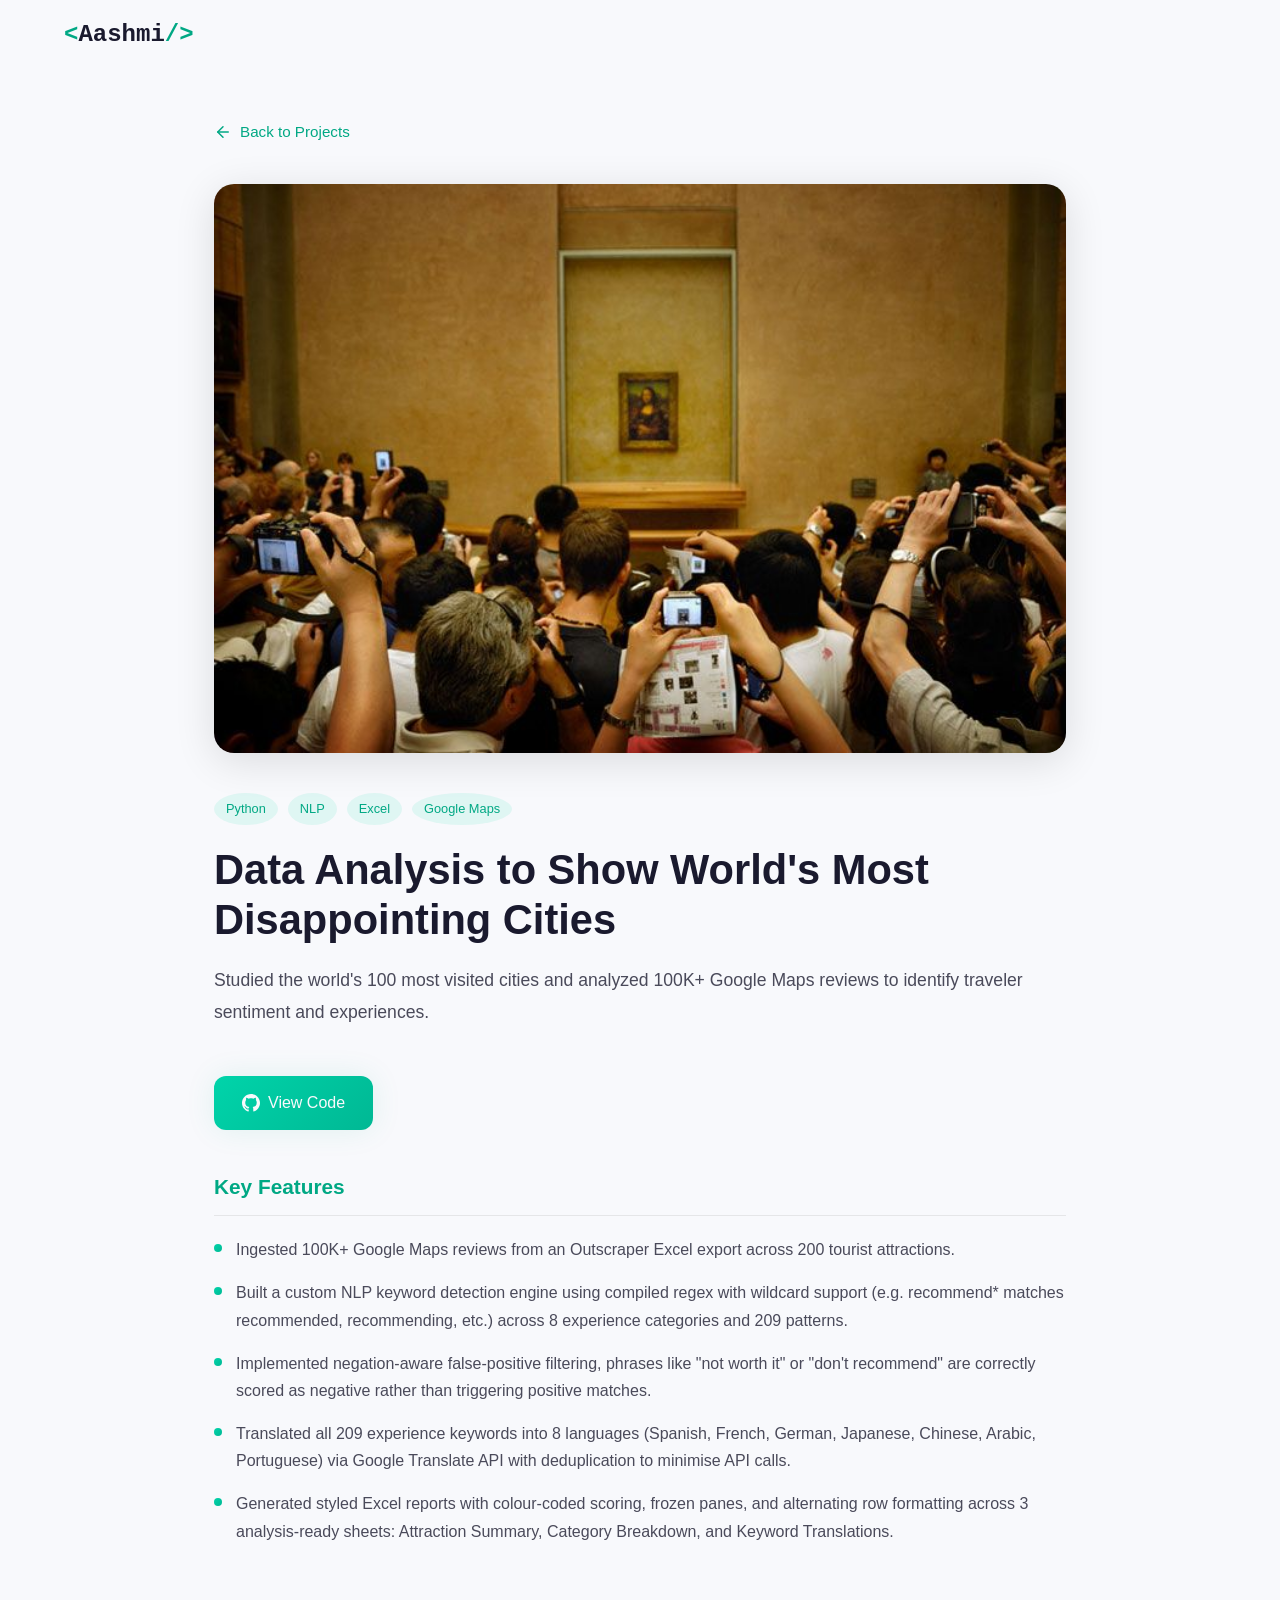
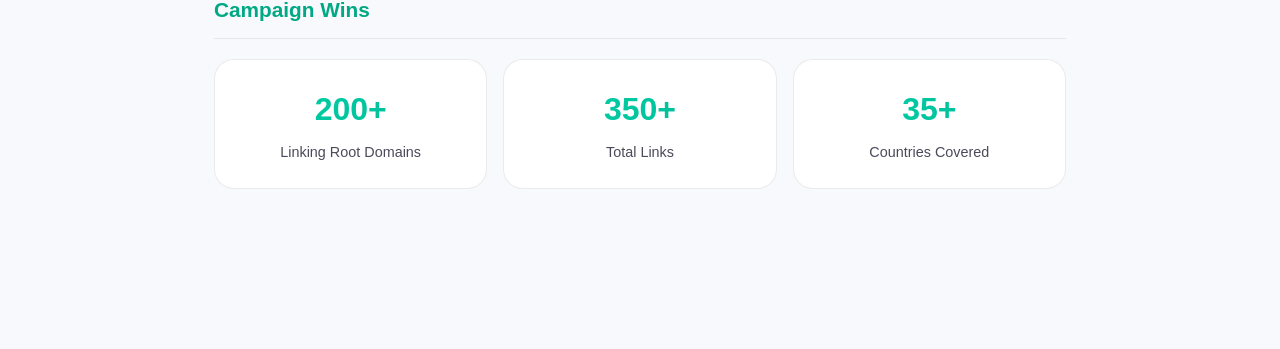
<file: projects/analysis.html>
<!DOCTYPE html>
<html lang="en">
<head>
    <meta charset="UTF-8">
    <meta name="viewport" content="width=device-width, initial-scale=1.0">
    <title>Data Analysis to Show World's Most Disappointing Cities | Aashmi</title>
    <link rel="stylesheet" href="../css/styles.css">
    <style>
        .project-page {
            max-width: 900px;
            margin: 0 auto;
            padding: 120px 24px 80px;
        }

        .back-link {
            display: inline-flex;
            align-items: center;
            gap: 8px;
            color: var(--accent-primary);
            text-decoration: none;
            font-size: 0.95rem;
            margin-bottom: 40px;
            transition: gap 0.2s ease;
        }

        .back-link:hover {
            gap: 12px;
        }

        .project-header {
            margin-bottom: 48px;
        }

        .project-header .project-tags {
            display: flex;
            flex-wrap: wrap;
            gap: 10px;
            margin-bottom: 20px;
        }

        .project-header h1 {
            font-size: clamp(1.8rem, 4vw, 2.6rem);
            font-weight: 700;
            line-height: 1.2;
            margin-bottom: 20px;
        }

        .project-header .overview {
            font-size: 1.1rem;
            color: var(--text-secondary);
            line-height: 1.8;
        }

        .project-section {
            margin-bottom: 48px;
        }

        .project-section h2 {
            font-size: 1.3rem;
            font-weight: 600;
            margin-bottom: 20px;
            padding-bottom: 12px;
            border-bottom: 1px solid var(--border-color);
            color: var(--accent-primary);
        }

        .features-list {
            list-style: none;
            padding: 0;
            display: flex;
            flex-direction: column;
            gap: 16px;
        }

        .features-list li {
            display: flex;
            gap: 14px;
            align-items: flex-start;
            color: var(--text-secondary);
            line-height: 1.7;
        }

        .features-list li::before {
            content: '';
            width: 8px;
            height: 8px;
            min-width: 8px;
            border-radius: 50%;
            background: var(--accent-gradient);
            margin-top: 8px;
        }
    </style>
</head>
<body>
    <nav class="navbar" id="navbar">
        <div class="nav-container">
            <a href="../index.html" class="nav-logo">
                <span class="logo-bracket">&lt;</span>Aashmi<span class="logo-bracket">/&gt;</span>
            </a>
        </div>
    </nav>

    <div class="project-page">
        <a href="../index.html#projects" class="back-link">
            <svg xmlns="http://www.w3.org/2000/svg" width="18" height="18" viewBox="0 0 24 24" fill="none" stroke="currentColor" stroke-width="2" stroke-linecap="round" stroke-linejoin="round">
                <line x1="19" y1="12" x2="5" y2="12"></line>
                <polyline points="12 19 5 12 12 5"></polyline>
            </svg>
            Back to Projects
        </a>

        <img src="../assets/images/analysis.jpg" alt="Data Analysis to Show World's Most Disappointing Cities" style="width:100%; border-radius: var(--radius-lg); margin-bottom: 40px; box-shadow: var(--shadow-lg);">

        <div class="project-header">
            <div class="project-tags">
                <span class="tag">Python</span>
                <span class="tag">NLP</span>
                <span class="tag">Excel</span>
                <span class="tag">Google Maps</span>
            </div>
            <h1>Data Analysis to Show World's Most Disappointing Cities</h1>
            <p class="overview">
                Studied the world's 100 most visited cities and analyzed 100K+ Google Maps reviews to identify traveler sentiment and experiences.
            </p>
        </div>

        <div style="display: flex; gap: 16px; flex-wrap: wrap; margin-top: 8px; margin-bottom: 40px;">
            <a href="https://github.com/aashmiiiiiii/Data-Analysis-of-Show-World-s-Most-Underwhelming-Cities" target="_blank" rel="noopener noreferrer" class="btn btn-primary" style="display:inline-flex; align-items:center; gap:8px;">
                <svg xmlns="http://www.w3.org/2000/svg" width="18" height="18" viewBox="0 0 24 24" fill="currentColor">
                    <path d="M12 0c-6.626 0-12 5.373-12 12 0 5.302 3.438 9.8 8.207 11.387.599.111.793-.261.793-.577v-2.234c-3.338.726-4.033-1.416-4.033-1.416-.546-1.387-1.333-1.756-1.333-1.756-1.089-.745.083-.729.083-.729 1.205.084 1.839 1.237 1.839 1.237 1.07 1.834 2.807 1.304 3.492.997.107-.775.418-1.305.762-1.604-2.665-.305-5.467-1.334-5.467-5.931 0-1.311.469-2.381 1.236-3.221-.124-.303-.535-1.524.117-3.176 0 0 1.008-.322 3.301 1.23.957-.266 1.983-.399 3.003-.404 1.02.005 2.047.138 3.006.404 2.291-1.552 3.297-1.23 3.297-1.23.653 1.653.242 2.874.118 3.176.77.84 1.235 1.911 1.235 3.221 0 4.609-2.807 5.624-5.479 5.921.43.372.823 1.102.823 2.222v3.293c0 .319.192.694.801.576 4.765-1.589 8.199-6.086 8.199-11.386 0-6.627-5.373-12-12-12z"/>
                </svg>
                View Code
            </a>
        </div>

        <div class="project-section">
            <h2>Key Features</h2>
            <ul class="features-list">
                <li>Ingested 100K+ Google Maps reviews from an Outscraper Excel export across 200 tourist attractions.</li>
                <li>Built a custom NLP keyword detection engine using compiled regex with wildcard support (e.g. recommend* matches recommended, recommending, etc.) across 8 experience categories and 209 patterns.</li>
                <li>Implemented negation-aware false-positive filtering, phrases like "not worth it" or "don't recommend" are correctly scored as negative rather than triggering positive matches.</li>
                <li>Translated all 209 experience keywords into 8 languages (Spanish, French, German, Japanese, Chinese, Arabic, Portuguese) via Google Translate API with deduplication to minimise API calls.</li>
                <li>Generated styled Excel reports with colour-coded scoring, frozen panes, and alternating row formatting across 3 analysis-ready sheets: Attraction Summary, Category Breakdown, and Keyword Translations.</li>
            </ul>
        </div>

        <div class="project-section">
            <h2>Campaign Wins</h2>

            <div style="display: grid; grid-template-columns: repeat(auto-fit, minmax(180px, 1fr)); gap: 16px; margin-bottom: 32px;">
                <div style="background: var(--bg-card); border: 1px solid var(--border-color); border-radius: var(--radius-lg); padding: 24px; text-align: center;">
                    <div style="font-size: 2rem; font-weight: 700; background: var(--accent-gradient); -webkit-background-clip: text; -webkit-text-fill-color: transparent;">200+</div>
                    <div style="color: var(--text-secondary); font-size: 0.9rem; margin-top: 6px;">Linking Root Domains</div>
                </div>
                <div style="background: var(--bg-card); border: 1px solid var(--border-color); border-radius: var(--radius-lg); padding: 24px; text-align: center;">
                    <div style="font-size: 2rem; font-weight: 700; background: var(--accent-gradient); -webkit-background-clip: text; -webkit-text-fill-color: transparent;">350+</div>
                    <div style="color: var(--text-secondary); font-size: 0.9rem; margin-top: 6px;">Total Links</div>
                </div>
                <div style="background: var(--bg-card); border: 1px solid var(--border-color); border-radius: var(--radius-lg); padding: 24px; text-align: center;">
                    <div style="font-size: 2rem; font-weight: 700; background: var(--accent-gradient); -webkit-background-clip: text; -webkit-text-fill-color: transparent;">35+</div>
                    <div style="color: var(--text-secondary); font-size: 0.9rem; margin-top: 6px;">Countries Covered</div>
                </div>
            </div>

            <ul class="features-list">
            </ul>
        </div>

    </div>

    <script src="../js/main.js"></script>
</body>
</html>
</file>
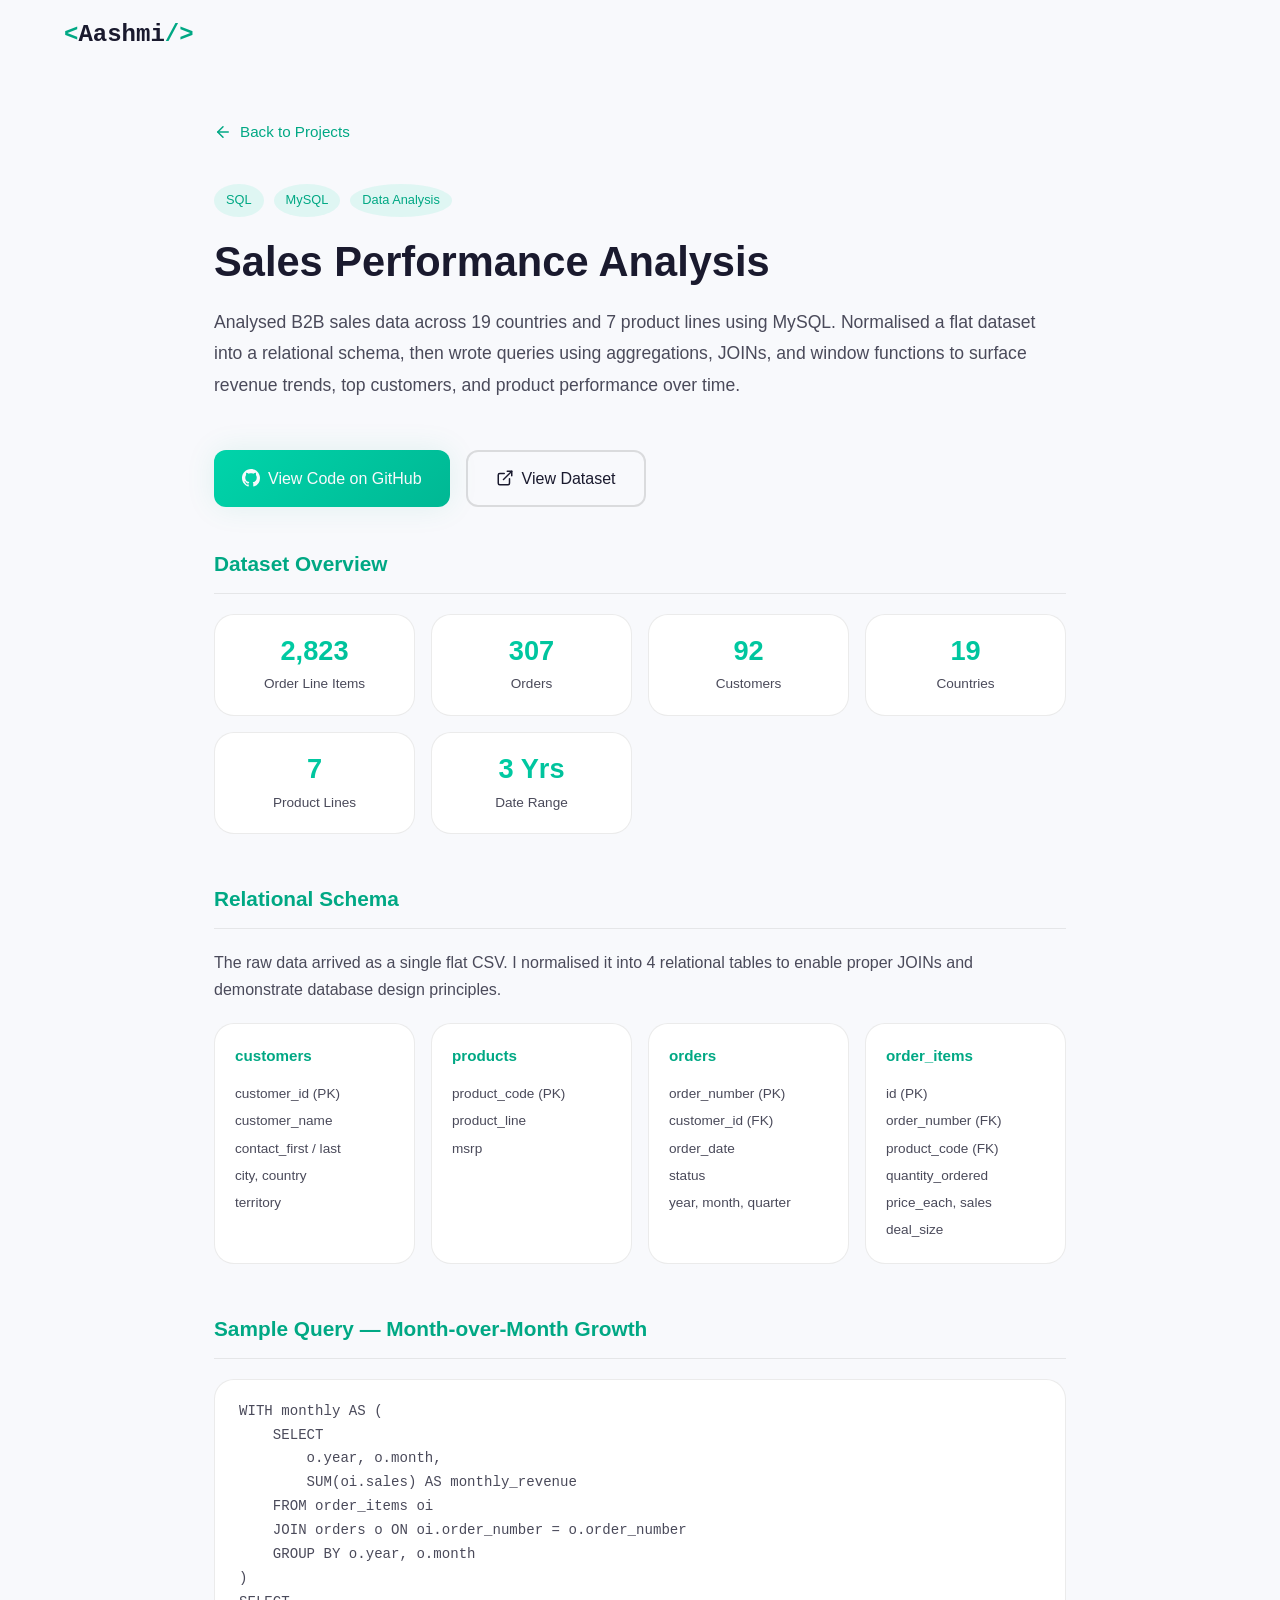
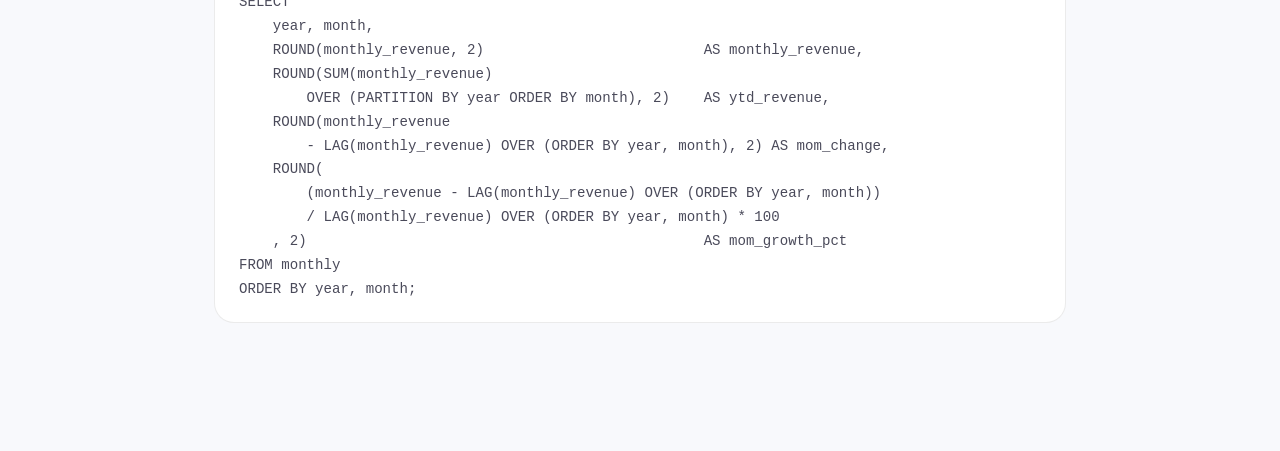
<file: projects/sales.html>
<!DOCTYPE html>
<html lang="en">
<head>
    <meta charset="UTF-8">
    <meta name="viewport" content="width=device-width, initial-scale=1.0">
    <title>Sales Performance Analysis | Aashmi</title>
    <link rel="stylesheet" href="../css/styles.css">
    <style>
        .project-page {
            max-width: 900px;
            margin: 0 auto;
            padding: 120px 24px 80px;
        }

        .back-link {
            display: inline-flex;
            align-items: center;
            gap: 8px;
            color: var(--accent-primary);
            text-decoration: none;
            font-size: 0.95rem;
            margin-bottom: 40px;
            transition: gap 0.2s ease;
        }

        .back-link:hover {
            gap: 12px;
        }

        .project-header {
            margin-bottom: 48px;
        }

        .project-header .project-tags {
            display: flex;
            flex-wrap: wrap;
            gap: 10px;
            margin-bottom: 20px;
        }

        .project-header h1 {
            font-size: clamp(1.8rem, 4vw, 2.6rem);
            font-weight: 700;
            line-height: 1.2;
            margin-bottom: 20px;
        }

        .project-header .overview {
            font-size: 1.1rem;
            color: var(--text-secondary);
            line-height: 1.8;
        }

        .project-section {
            margin-bottom: 48px;
        }

        .project-section h2 {
            font-size: 1.3rem;
            font-weight: 600;
            margin-bottom: 20px;
            padding-bottom: 12px;
            border-bottom: 1px solid var(--border-color);
            color: var(--accent-primary);
        }

        .features-list {
            list-style: none;
            padding: 0;
            display: flex;
            flex-direction: column;
            gap: 16px;
        }

        .features-list li {
            display: flex;
            gap: 14px;
            align-items: flex-start;
            color: var(--text-secondary);
            line-height: 1.7;
        }

        .features-list li::before {
            content: '';
            width: 8px;
            height: 8px;
            min-width: 8px;
            border-radius: 50%;
            background: var(--accent-gradient);
            margin-top: 8px;
        }

        .kpi-grid {
            display: grid;
            grid-template-columns: repeat(auto-fit, minmax(160px, 1fr));
            gap: 16px;
            margin-bottom: 32px;
        }

        .kpi-card {
            background: var(--bg-card);
            border: 1px solid var(--border-color);
            border-radius: var(--radius-lg);
            padding: 20px;
            text-align: center;
        }

        .kpi-value {
            font-size: 1.7rem;
            font-weight: 700;
            background: var(--accent-gradient);
            -webkit-background-clip: text;
            -webkit-text-fill-color: transparent;
            line-height: 1.2;
        }

        .kpi-label {
            color: var(--text-secondary);
            font-size: 0.85rem;
            margin-top: 6px;
        }

        .code-block {
            background: var(--bg-card);
            border: 1px solid var(--border-color);
            border-radius: var(--radius-lg);
            padding: 20px 24px;
            overflow-x: auto;
            margin-bottom: 16px;
        }

        .code-block pre {
            margin: 0;
            font-family: 'Courier New', monospace;
            font-size: 0.88rem;
            color: var(--text-secondary);
            line-height: 1.7;
        }

        .schema-grid {
            display: grid;
            grid-template-columns: repeat(auto-fit, minmax(200px, 1fr));
            gap: 16px;
            margin-bottom: 16px;
        }

        .schema-card {
            background: var(--bg-card);
            border: 1px solid var(--border-color);
            border-radius: var(--radius-lg);
            padding: 20px;
        }

        .schema-card h4 {
            font-size: 0.95rem;
            font-weight: 600;
            margin-bottom: 12px;
            color: var(--accent-primary);
        }

        .schema-card ul {
            list-style: none;
            padding: 0;
            margin: 0;
            font-size: 0.85rem;
            color: var(--text-secondary);
            line-height: 2;
        }
    </style>
</head>
<body>
    <nav class="navbar" id="navbar">
        <div class="nav-container">
            <a href="../index.html" class="nav-logo">
                <span class="logo-bracket">&lt;</span>Aashmi<span class="logo-bracket">/&gt;</span>
            </a>
        </div>
    </nav>

    <div class="project-page">
        <a href="../index.html#projects" class="back-link">
            <svg xmlns="http://www.w3.org/2000/svg" width="18" height="18" viewBox="0 0 24 24" fill="none" stroke="currentColor" stroke-width="2" stroke-linecap="round" stroke-linejoin="round">
                <line x1="19" y1="12" x2="5" y2="12"></line>
                <polyline points="12 19 5 12 12 5"></polyline>
            </svg>
            Back to Projects
        </a>

        <div class="project-header">
            <div class="project-tags">
                <span class="tag">SQL</span>
                <span class="tag">MySQL</span>
                <span class="tag">Data Analysis</span>
            </div>
            <h1>Sales Performance Analysis</h1>
            <p class="overview">
                Analysed B2B sales data across 19 countries and 7 product lines using MySQL. Normalised a flat dataset into a relational schema, then wrote queries using aggregations, JOINs, and window functions to surface revenue trends, top customers, and product performance over time.
            </p>
        </div>

        <div style="display: flex; gap: 16px; flex-wrap: wrap; margin-top: 8px; margin-bottom: 40px;">
            <a href="https://github.com/aashmiiiiiii/Sales-Data-Analysis-using-SQL" target="_blank" rel="noopener noreferrer" class="btn btn-primary" style="display:inline-flex; align-items:center; gap:8px;">
                <svg xmlns="http://www.w3.org/2000/svg" width="18" height="18" viewBox="0 0 24 24" fill="currentColor">
                    <path d="M12 0C5.37 0 0 5.37 0 12c0 5.31 3.435 9.795 8.205 11.385.6.105.825-.255.825-.57 0-.285-.015-1.23-.015-2.235-3.015.555-3.795-.735-4.035-1.41-.135-.345-.72-1.41-1.23-1.695-.42-.225-1.02-.78-.015-.795.945-.015 1.62.87 1.845 1.23 1.08 1.815 2.805 1.305 3.495.99.105-.78.42-1.305.765-1.605-2.67-.3-5.46-1.335-5.46-5.925 0-1.305.465-2.385 1.23-3.225-.12-.3-.54-1.53.12-3.18 0 0 1.005-.315 3.3 1.23.96-.27 1.98-.405 3-.405s2.04.135 3 .405c2.295-1.56 3.3-1.23 3.3-1.23.66 1.65.24 2.88.12 3.18.765.84 1.23 1.905 1.23 3.225 0 4.605-2.805 5.625-5.475 5.925.435.375.81 1.095.81 2.22 0 1.605-.015 2.895-.015 3.3 0 .315.225.69.825.57A12.02 12.02 0 0 0 24 12c0-6.63-5.37-12-12-12z"/>
                </svg>
                View Code on GitHub
            </a>
            <a href="https://www.kaggle.com/datasets/kyanyoga/sample-sales-data" target="_blank" rel="noopener noreferrer" class="btn btn-secondary" style="display:inline-flex; align-items:center; gap:8px;">
                <svg xmlns="http://www.w3.org/2000/svg" width="18" height="18" viewBox="0 0 24 24" fill="none" stroke="currentColor" stroke-width="2" stroke-linecap="round" stroke-linejoin="round">
                    <path d="M18 13v6a2 2 0 0 1-2 2H5a2 2 0 0 1-2-2V8a2 2 0 0 1 2-2h6"></path>
                    <polyline points="15 3 21 3 21 9"></polyline>
                    <line x1="10" y1="14" x2="21" y2="3"></line>
                </svg>
                View Dataset
            </a>
        </div>

        <!-- Dataset Overview -->
        <div class="project-section">
            <h2>Dataset Overview</h2>
            <div class="kpi-grid">
                <div class="kpi-card">
                    <div class="kpi-value">2,823</div>
                    <div class="kpi-label">Order Line Items</div>
                </div>
                <div class="kpi-card">
                    <div class="kpi-value">307</div>
                    <div class="kpi-label">Orders</div>
                </div>
                <div class="kpi-card">
                    <div class="kpi-value">92</div>
                    <div class="kpi-label">Customers</div>
                </div>
                <div class="kpi-card">
                    <div class="kpi-value">19</div>
                    <div class="kpi-label">Countries</div>
                </div>
                <div class="kpi-card">
                    <div class="kpi-value">7</div>
                    <div class="kpi-label">Product Lines</div>
                </div>
                <div class="kpi-card">
                    <div class="kpi-value">3 Yrs</div>
                    <div class="kpi-label">Date Range</div>
                </div>
            </div>
        </div>

        <!-- Schema -->
        <div class="project-section">
            <h2>Relational Schema</h2>
            <p style="color: var(--text-secondary); margin-bottom: 20px; line-height: 1.7;">
                The raw data arrived as a single flat CSV. I normalised it into 4 relational tables to enable proper JOINs and demonstrate database design principles.
            </p>
            <div class="schema-grid">
                <div class="schema-card">
                    <h4>customers</h4>
                    <ul>
                        <li>customer_id (PK)</li>
                        <li>customer_name</li>
                        <li>contact_first / last</li>
                        <li>city, country</li>
                        <li>territory</li>
                    </ul>
                </div>
                <div class="schema-card">
                    <h4>products</h4>
                    <ul>
                        <li>product_code (PK)</li>
                        <li>product_line</li>
                        <li>msrp</li>
                    </ul>
                </div>
                <div class="schema-card">
                    <h4>orders</h4>
                    <ul>
                        <li>order_number (PK)</li>
                        <li>customer_id (FK)</li>
                        <li>order_date</li>
                        <li>status</li>
                        <li>year, month, quarter</li>
                    </ul>
                </div>
                <div class="schema-card">
                    <h4>order_items</h4>
                    <ul>
                        <li>id (PK)</li>
                        <li>order_number (FK)</li>
                        <li>product_code (FK)</li>
                        <li>quantity_ordered</li>
                        <li>price_each, sales</li>
                        <li>deal_size</li>
                    </ul>
                </div>
            </div>
        </div>

        <!-- Sample Query -->
        <div class="project-section">
            <h2>Sample Query — Month-over-Month Growth</h2>
            <div class="code-block">
<pre>WITH monthly AS (
    SELECT
        o.year, o.month,
        SUM(oi.sales) AS monthly_revenue
    FROM order_items oi
    JOIN orders o ON oi.order_number = o.order_number
    GROUP BY o.year, o.month
)
SELECT
    year, month,
    ROUND(monthly_revenue, 2)                          AS monthly_revenue,
    ROUND(SUM(monthly_revenue)
        OVER (PARTITION BY year ORDER BY month), 2)    AS ytd_revenue,
    ROUND(monthly_revenue
        - LAG(monthly_revenue) OVER (ORDER BY year, month), 2) AS mom_change,
    ROUND(
        (monthly_revenue - LAG(monthly_revenue) OVER (ORDER BY year, month))
        / LAG(monthly_revenue) OVER (ORDER BY year, month) * 100
    , 2)                                               AS mom_growth_pct
FROM monthly
ORDER BY year, month;</pre>
            </div>
        </div>

    </div>

    <script src="../js/main.js"></script>
</body>
</html>
</file>
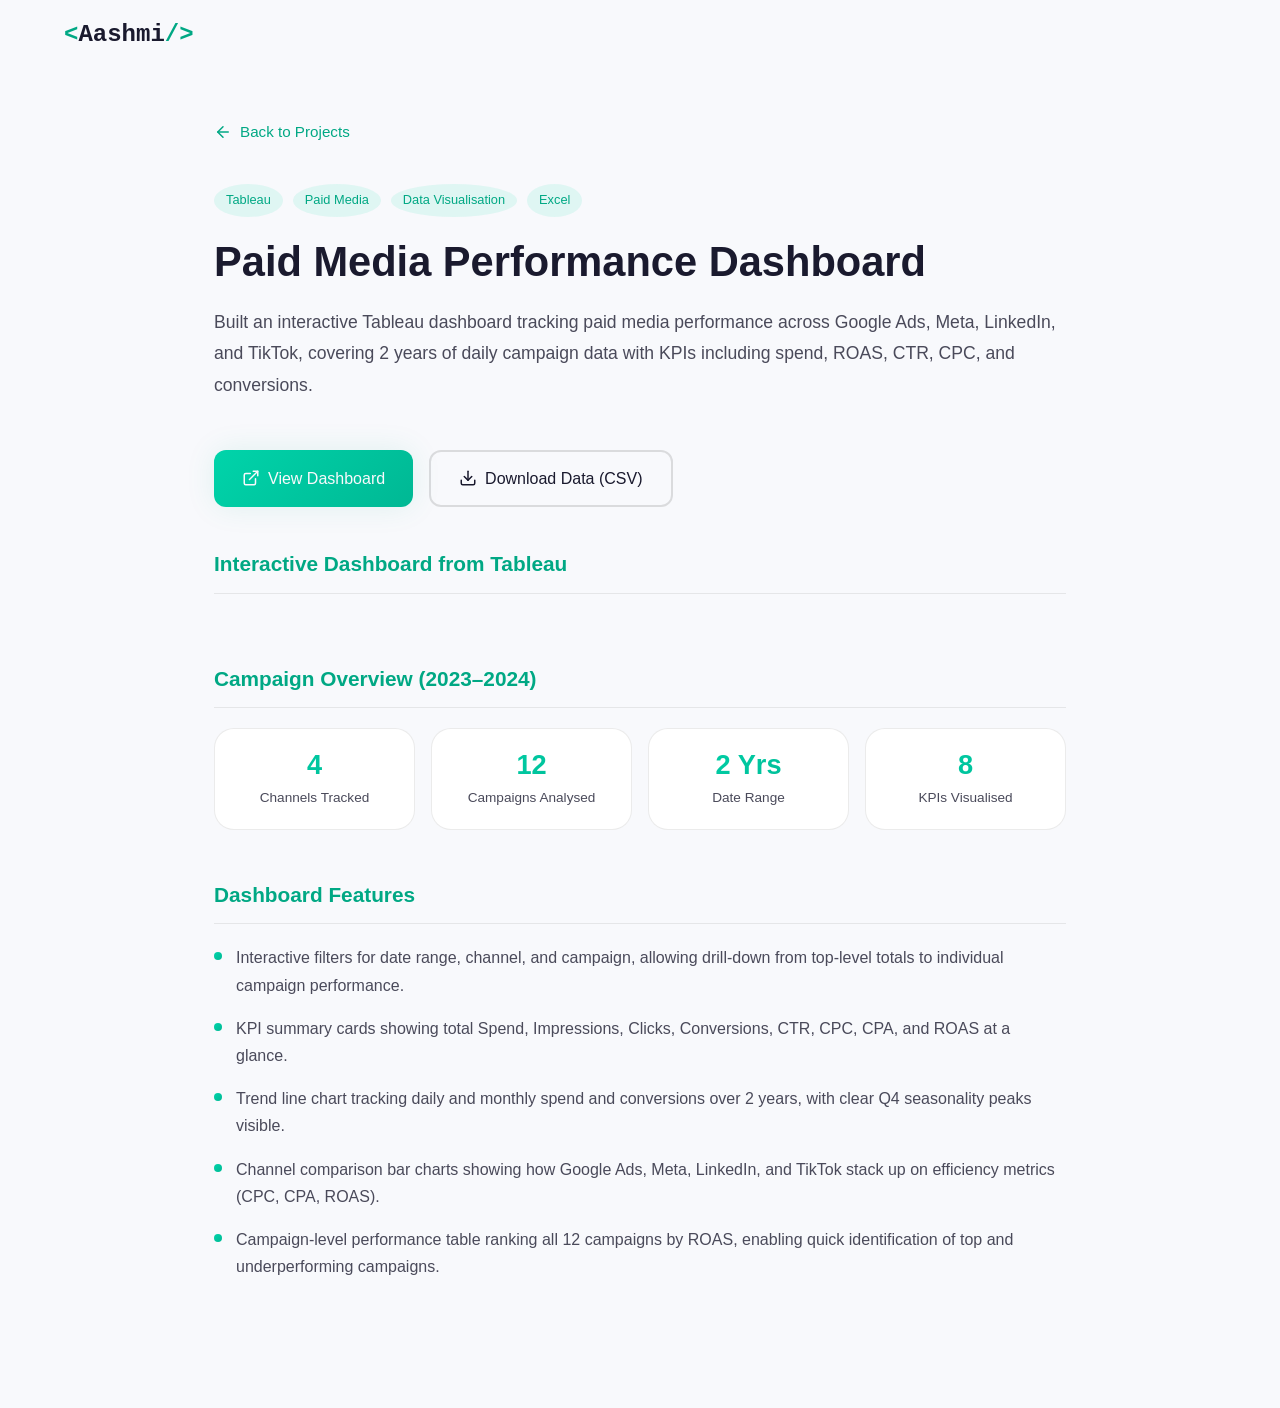
<file: projects/tableau.html>
<!DOCTYPE html>
<html lang="en">
<head>
    <meta charset="UTF-8">
    <meta name="viewport" content="width=device-width, initial-scale=1.0">
    <title>Paid Media Performance Dashboard | Aashmi</title>
    <link rel="stylesheet" href="../css/styles.css">
    <style>
        .project-page {
            max-width: 900px;
            margin: 0 auto;
            padding: 120px 24px 80px;
        }

        .back-link {
            display: inline-flex;
            align-items: center;
            gap: 8px;
            color: var(--accent-primary);
            text-decoration: none;
            font-size: 0.95rem;
            margin-bottom: 40px;
            transition: gap 0.2s ease;
        }

        .back-link:hover {
            gap: 12px;
        }

        .project-header {
            margin-bottom: 48px;
        }

        .project-header .project-tags {
            display: flex;
            flex-wrap: wrap;
            gap: 10px;
            margin-bottom: 20px;
        }

        .project-header h1 {
            font-size: clamp(1.8rem, 4vw, 2.6rem);
            font-weight: 700;
            line-height: 1.2;
            margin-bottom: 20px;
        }

        .project-header .overview {
            font-size: 1.1rem;
            color: var(--text-secondary);
            line-height: 1.8;
        }

        .project-section {
            margin-bottom: 48px;
        }

        .project-section h2 {
            font-size: 1.3rem;
            font-weight: 600;
            margin-bottom: 20px;
            padding-bottom: 12px;
            border-bottom: 1px solid var(--border-color);
            color: var(--accent-primary);
        }

        .features-list {
            list-style: none;
            padding: 0;
            display: flex;
            flex-direction: column;
            gap: 16px;
        }

        .features-list li {
            display: flex;
            gap: 14px;
            align-items: flex-start;
            color: var(--text-secondary);
            line-height: 1.7;
        }

        .features-list li::before {
            content: '';
            width: 8px;
            height: 8px;
            min-width: 8px;
            border-radius: 50%;
            background: var(--accent-gradient);
            margin-top: 8px;
        }

        .dashboard-placeholder {
            background: var(--bg-card);
            border: 1px solid var(--border-color);
            border-radius: var(--radius-lg);
            padding: 60px 24px;
            text-align: center;
            margin-bottom: 40px;
        }

        .dashboard-placeholder svg {
            opacity: 0.3;
            margin-bottom: 16px;
        }

        .dashboard-placeholder p {
            color: var(--text-secondary);
            font-size: 0.95rem;
        }

        .kpi-grid {
            display: grid;
            grid-template-columns: repeat(auto-fit, minmax(160px, 1fr));
            gap: 16px;
            margin-bottom: 32px;
        }

        .kpi-card {
            background: var(--bg-card);
            border: 1px solid var(--border-color);
            border-radius: var(--radius-lg);
            padding: 20px;
            text-align: center;
        }

        .kpi-value {
            font-size: 1.7rem;
            font-weight: 700;
            background: var(--accent-gradient);
            -webkit-background-clip: text;
            -webkit-text-fill-color: transparent;
            line-height: 1.2;
        }

        .kpi-label {
            color: var(--text-secondary);
            font-size: 0.85rem;
            margin-top: 6px;
        }
    </style>
</head>
<body>
    <nav class="navbar" id="navbar">
        <div class="nav-container">
            <a href="../index.html" class="nav-logo">
                <span class="logo-bracket">&lt;</span>Aashmi<span class="logo-bracket">/&gt;</span>
            </a>
        </div>
    </nav>

    <div class="project-page">
        <a href="../index.html#projects" class="back-link">
            <svg xmlns="http://www.w3.org/2000/svg" width="18" height="18" viewBox="0 0 24 24" fill="none" stroke="currentColor" stroke-width="2" stroke-linecap="round" stroke-linejoin="round">
                <line x1="19" y1="12" x2="5" y2="12"></line>
                <polyline points="12 19 5 12 12 5"></polyline>
            </svg>
            Back to Projects
        </a>

        <div class="project-header">
            <div class="project-tags">
                <span class="tag">Tableau</span>
                <span class="tag">Paid Media</span>
                <span class="tag">Data Visualisation</span>
                <span class="tag">Excel</span>
            </div>
            <h1>Paid Media Performance Dashboard</h1>
            <p class="overview">
                Built an interactive Tableau dashboard tracking paid media performance across Google Ads, Meta, LinkedIn, and TikTok, covering 2 years of daily campaign data with KPIs including spend, ROAS, CTR, CPC, and conversions.
            </p>
        </div>

        <div style="display: flex; gap: 16px; flex-wrap: wrap; margin-top: 8px; margin-bottom: 40px;">
            <a href="https://public.tableau.com/app/profile/aashmi.bhattarai/viz/PaidMediaPerformanceDashboard_17714378727740/Dashboard1" target="_blank" rel="noopener noreferrer" class="btn btn-primary" style="display:inline-flex; align-items:center; gap:8px;">
                <svg xmlns="http://www.w3.org/2000/svg" width="18" height="18" viewBox="0 0 24 24" fill="none" stroke="currentColor" stroke-width="2" stroke-linecap="round" stroke-linejoin="round">
                    <path d="M18 13v6a2 2 0 0 1-2 2H5a2 2 0 0 1-2-2V8a2 2 0 0 1 2-2h6"></path>
                    <polyline points="15 3 21 3 21 9"></polyline>
                    <line x1="10" y1="14" x2="21" y2="3"></line>
                </svg>
                View Dashboard
            </a>
            <a href="../data/paid_media_data.csv" download class="btn btn-secondary" style="display:inline-flex; align-items:center; gap:8px;">
                <svg xmlns="http://www.w3.org/2000/svg" width="18" height="18" viewBox="0 0 24 24" fill="none" stroke="currentColor" stroke-width="2" stroke-linecap="round" stroke-linejoin="round">
                    <path d="M21 15v4a2 2 0 0 1-2 2H5a2 2 0 0 1-2-2v-4"></path>
                    <polyline points="7 10 12 15 17 10"></polyline>
                    <line x1="12" y1="15" x2="12" y2="3"></line>
                </svg>
                Download Data (CSV)
            </a>
        </div>

        <!-- Tableau Embed -->
        <div class="project-section">
            <h2>Interactive Dashboard from Tableau</h2>
            <div style="overflow-x: auto;">
                <div class='tableauPlaceholder' id='viz1771438453963' style='position: relative'>
                    <noscript>
                        <a href='#'><img alt='Paid Media Performance Dashboard' src='https://public.tableau.com/static/images/Pa/PaidMediaPerformanceDashboard_17714378727740/Dashboard1/1_rss.png' style='border: none' /></a>
                    </noscript>
                    <object class='tableauViz' style='display:none;'>
                        <param name='host_url' value='https%3A%2F%2Fpublic.tableau.com%2F' />
                        <param name='embed_code_version' value='3' />
                        <param name='site_root' value='' />
                        <param name='name' value='PaidMediaPerformanceDashboard_17714378727740&#47;Dashboard1' />
                        <param name='tabs' value='no' />
                        <param name='toolbar' value='yes' />
                        <param name='static_image' value='https://public.tableau.com/static/images/Pa/PaidMediaPerformanceDashboard_17714378727740/Dashboard1/1.png' />
                        <param name='animate_transition' value='yes' />
                        <param name='display_static_image' value='yes' />
                        <param name='display_spinner' value='yes' />
                        <param name='display_overlay' value='yes' />
                        <param name='display_count' value='yes' />
                        <param name='language' value='en-US' />
                    </object>
                </div>
                <script type='text/javascript'>
                    var divElement = document.getElementById('viz1771438453963');
                    var vizElement = divElement.getElementsByTagName('object')[0];
                    if (divElement.offsetWidth > 800) { vizElement.style.width='1200px'; vizElement.style.height='827px'; }
                    else if (divElement.offsetWidth > 500) { vizElement.style.width='1200px'; vizElement.style.height='827px'; }
                    else { vizElement.style.width='100%'; vizElement.style.height='2077px'; }
                    var scriptElement = document.createElement('script');
                    scriptElement.src = 'https://public.tableau.com/javascripts/api/viz_v1.js';
                    vizElement.parentNode.insertBefore(scriptElement, vizElement);
                </script>
            </div>
        </div>

        <!-- KPI Summary -->
        <div class="project-section">
            <h2>Campaign Overview (2023–2024)</h2>
            <div class="kpi-grid">
                <div class="kpi-card">
                    <div class="kpi-value">4</div>
                    <div class="kpi-label">Channels Tracked</div>
                </div>
                <div class="kpi-card">
                    <div class="kpi-value">12</div>
                    <div class="kpi-label">Campaigns Analysed</div>
                </div>
                <div class="kpi-card">
                    <div class="kpi-value">2 Yrs</div>
                    <div class="kpi-label">Date Range</div>
                </div>
                <div class="kpi-card">
                    <div class="kpi-value">8</div>
                    <div class="kpi-label">KPIs Visualised</div>
                </div>
            </div>
        </div>

        <div class="project-section">
            <h2>Dashboard Features</h2>
            <ul class="features-list">
                <li>Interactive filters for date range, channel, and campaign, allowing drill-down from top-level totals to individual campaign performance.</li>
                <li>KPI summary cards showing total Spend, Impressions, Clicks, Conversions, CTR, CPC, CPA, and ROAS at a glance.</li>
                <li>Trend line chart tracking daily and monthly spend and conversions over 2 years, with clear Q4 seasonality peaks visible.</li>
                <li>Channel comparison bar charts showing how Google Ads, Meta, LinkedIn, and TikTok stack up on efficiency metrics (CPC, CPA, ROAS).</li>
                <li>Campaign-level performance table ranking all 12 campaigns by ROAS, enabling quick identification of top and underperforming campaigns.</li>
            </ul>
        </div>


    </div>

    <script src="../js/main.js"></script>
</body>
</html>
</file>
<file: css/styles.css>
/* ===================================
   CSS Variables & Root Styles
   =================================== */
:root {
    /* Colors - Dark Theme (Default) */
    --bg-primary: #0a0a0f;
    --bg-secondary: #12121a;
    --bg-tertiary: #1a1a25;
    --bg-card: #15151f;
    --bg-card-hover: #1c1c28;

    --text-primary: #ffffff;
    --text-secondary: #a0a0b0;
    --text-muted: #6b6b7b;

    --accent-primary: #00d4aa;
    --accent-secondary: #00b894;
    --accent-gradient: linear-gradient(135deg, #00d4aa 0%, #00b894 100%);

    --border-color: rgba(255, 255, 255, 0.08);
    --border-color-light: rgba(255, 255, 255, 0.12);

    --shadow-sm: 0 2px 8px rgba(0, 0, 0, 0.3);
    --shadow-md: 0 4px 20px rgba(0, 0, 0, 0.4);
    --shadow-lg: 0 8px 40px rgba(0, 0, 0, 0.5);
    --shadow-glow: 0 0 30px rgba(0, 212, 170, 0.15);

    /* Typography */
    --font-primary: 'Inter', -apple-system, BlinkMacSystemFont, 'Segoe UI', Roboto, sans-serif;
    --font-mono: 'JetBrains Mono', 'Fira Code', monospace;

    /* Spacing */
    --section-padding: 100px 0;
    --container-width: 1200px;
    --container-padding: 0 24px;

    /* Transitions */
    --transition-fast: 0.2s ease;
    --transition-base: 0.3s ease;
    --transition-slow: 0.5s ease;

    /* Border Radius */
    --radius-sm: 6px;
    --radius-md: 12px;
    --radius-lg: 20px;
    --radius-full: 50%;
}

/* Light Theme */
[data-theme="light"] {
    --bg-primary: #f8f9fc;
    --bg-secondary: #ffffff;
    --bg-tertiary: #f0f2f5;
    --bg-card: #ffffff;
    --bg-card-hover: #f5f6f8;

    --text-primary: #1a1a2e;
    --text-secondary: #4a4a5a;
    --text-muted: #8a8a9a;

    --accent-primary: #00a884;
    --accent-secondary: #008f6d;

    --border-color: rgba(0, 0, 0, 0.08);
    --border-color-light: rgba(0, 0, 0, 0.12);

    --shadow-sm: 0 2px 8px rgba(0, 0, 0, 0.08);
    --shadow-md: 0 4px 20px rgba(0, 0, 0, 0.1);
    --shadow-lg: 0 8px 40px rgba(0, 0, 0, 0.12);
    --shadow-glow: 0 0 30px rgba(0, 168, 132, 0.1);
}

/* ===================================
   CSS Reset & Base Styles
   =================================== */
*,
*::before,
*::after {
    margin: 0;
    padding: 0;
    box-sizing: border-box;
}

html {
    scroll-behavior: smooth;
    scroll-padding-top: 80px;
}

body {
    font-family: var(--font-primary);
    font-size: 16px;
    line-height: 1.6;
    color: var(--text-primary);
    background-color: var(--bg-primary);
    overflow-x: hidden;
    -webkit-font-smoothing: antialiased;
    -moz-osx-font-smoothing: grayscale;
}

a {
    text-decoration: none;
    color: inherit;
    transition: color var(--transition-fast);
}

ul {
    list-style: none;
}

img {
    max-width: 100%;
    height: auto;
    display: block;
}

button {
    font-family: inherit;
    cursor: pointer;
    border: none;
    background: none;
}

input,
textarea {
    font-family: inherit;
    font-size: inherit;
}

/* ===================================
   Utility Classes
   =================================== */
.container {
    max-width: var(--container-width);
    margin: 0 auto;
    padding: var(--container-padding);
}

.section {
    padding: var(--section-padding);
}

.section-title {
    font-size: clamp(2rem, 5vw, 2.75rem);
    font-weight: 700;
    text-align: center;
    margin-bottom: 16px;
    background: var(--accent-gradient);
    -webkit-background-clip: text;
    -webkit-text-fill-color: transparent;
    background-clip: text;
}

.section-subtitle {
    font-size: 1.1rem;
    color: var(--text-secondary);
    text-align: center;
    margin-bottom: 60px;
}

/* Buttons */
.btn {
    display: inline-flex;
    align-items: center;
    gap: 8px;
    padding: 14px 28px;
    font-size: 1rem;
    font-weight: 500;
    border-radius: var(--radius-md);
    transition: all var(--transition-base);
    position: relative;
    overflow: hidden;
}

.btn-primary {
    background: var(--accent-gradient);
    color: var(--bg-primary);
    box-shadow: var(--shadow-glow);
}

.btn-primary:hover {
    transform: translateY(-2px);
    box-shadow: 0 0 40px rgba(0, 212, 170, 0.3);
}

.btn-secondary {
    background: transparent;
    color: var(--text-primary);
    border: 2px solid var(--border-color-light);
}

.btn-secondary:hover {
    border-color: var(--accent-primary);
    color: var(--accent-primary);
    transform: translateY(-2px);
}

/* ===================================
   Navigation
   =================================== */
.navbar {
    position: fixed;
    top: 0;
    left: 0;
    right: 0;
    z-index: 1000;
    padding: 16px 0;
    transition: all var(--transition-base);
}

.navbar.scrolled {
    background: rgba(10, 10, 15, 0.9);
    backdrop-filter: blur(20px);
    -webkit-backdrop-filter: blur(20px);
    border-bottom: 1px solid var(--border-color);
    padding: 12px 0;
}

[data-theme="light"] .navbar.scrolled {
    background: rgba(248, 249, 252, 0.9);
}

.nav-container {
    max-width: var(--container-width);
    margin: 0 auto;
    padding: var(--container-padding);
    display: flex;
    justify-content: space-between;
    align-items: center;
}

.nav-logo {
    font-size: 1.5rem;
    font-weight: 700;
    color: var(--text-primary);
    font-family: var(--font-mono);
}

.logo-bracket {
    color: var(--accent-primary);
}

.nav-menu {
    display: flex;
    align-items: center;
    gap: 32px;
}

.nav-link {
    font-size: 0.95rem;
    font-weight: 500;
    color: var(--text-secondary);
    position: relative;
    padding: 8px 0;
}

.nav-link::after {
    content: '';
    position: absolute;
    bottom: 0;
    left: 0;
    width: 0;
    height: 2px;
    background: var(--accent-gradient);
    transition: width var(--transition-base);
}

.nav-link:hover,
.nav-link.active {
    color: var(--text-primary);
}

.nav-link:hover::after,
.nav-link.active::after {
    width: 100%;
}

/* Theme Toggle */
.theme-toggle {
    padding: 8px;
    border-radius: var(--radius-full);
    color: var(--text-secondary);
    transition: all var(--transition-fast);
}

.theme-toggle:hover {
    color: var(--accent-primary);
    background: var(--bg-tertiary);
}

.moon-icon {
    display: none;
}

[data-theme="light"] .sun-icon {
    display: none;
}

[data-theme="light"] .moon-icon {
    display: block;
}

/* Mobile Navigation */
.nav-toggle {
    display: none;
    width: 30px;
    height: 30px;
    position: relative;
    z-index: 1001;
}

.hamburger {
    position: absolute;
    top: 50%;
    left: 50%;
    transform: translate(-50%, -50%);
    width: 24px;
    height: 2px;
    background: var(--text-primary);
    transition: all var(--transition-fast);
}

.hamburger::before,
.hamburger::after {
    content: '';
    position: absolute;
    width: 24px;
    height: 2px;
    background: var(--text-primary);
    transition: all var(--transition-fast);
}

.hamburger::before {
    top: -8px;
}

.hamburger::after {
    top: 8px;
}

.nav-toggle.active .hamburger {
    background: transparent;
}

.nav-toggle.active .hamburger::before {
    top: 0;
    transform: rotate(45deg);
}

.nav-toggle.active .hamburger::after {
    top: 0;
    transform: rotate(-45deg);
}

@media (max-width: 768px) {
    .nav-toggle {
        display: block;
    }

    .nav-menu {
        position: fixed;
        top: 0;
        right: -100%;
        width: 280px;
        height: 100vh;
        background: var(--bg-secondary);
        flex-direction: column;
        justify-content: center;
        gap: 24px;
        transition: right var(--transition-base);
        box-shadow: var(--shadow-lg);
    }

    .nav-menu.active {
        right: 0;
    }

    .nav-link {
        font-size: 1.1rem;
    }
}

/* ===================================
   Hero Section
   =================================== */
.hero {
    min-height: 100vh;
    display: flex;
    align-items: center;
    justify-content: center;
    position: relative;
    overflow: hidden;
    padding: 120px 24px 80px;
}

.hero-background {
    position: absolute;
    inset: 0;
    z-index: -1;
}

.data-particles {
    position: absolute;
    inset: 0;
    opacity: 0.5;
}

.hero-content {
    text-align: center;
    max-width: 800px;
    animation: fadeInUp 1s ease forwards;
}

@keyframes fadeInUp {
    from {
        opacity: 0;
        transform: translateY(30px);
    }
    to {
        opacity: 1;
        transform: translateY(0);
    }
}

.hero-greeting {
    font-size: 1.1rem;
    color: var(--accent-primary);
    font-weight: 500;
    margin-bottom: 12px;
    letter-spacing: 2px;
    text-transform: uppercase;
}

.hero-name {
    font-size: clamp(2.5rem, 8vw, 5rem);
    font-weight: 700;
    line-height: 1.1;
    margin-bottom: 16px;
}

.hero-title {
    font-size: clamp(1.2rem, 4vw, 1.75rem);
    font-weight: 400;
    color: var(--text-secondary);
    margin-bottom: 24px;
    min-height: 2em;
}

.typed-text {
    color: var(--accent-primary);
}

.cursor {
    color: var(--accent-primary);
    animation: blink 1s infinite;
}

@keyframes blink {
    0%, 50% { opacity: 1; }
    51%, 100% { opacity: 0; }
}

.hero-description {
    font-size: 1.15rem;
    color: var(--text-secondary);
    margin-bottom: 40px;
    max-width: 600px;
    margin-left: auto;
    margin-right: auto;
}

.hero-buttons {
    display: flex;
    gap: 16px;
    justify-content: center;
    flex-wrap: wrap;
    margin-bottom: 48px;
}

.hero-social {
    display: flex;
    gap: 20px;
    justify-content: center;
}

.hero-social a {
    color: var(--text-muted);
    transition: all var(--transition-fast);
    padding: 8px;
}

.hero-social a:hover {
    color: var(--accent-primary);
    transform: translateY(-3px);
}

.scroll-indicator {
    position: absolute;
    bottom: 32px;
    left: 50%;
    transform: translateX(-50%);
    color: var(--text-muted);
    animation: bounce 2s infinite;
}

@keyframes bounce {
    0%, 20%, 50%, 80%, 100% { transform: translateX(-50%) translateY(0); }
    40% { transform: translateX(-50%) translateY(-10px); }
    60% { transform: translateX(-50%) translateY(-5px); }
}

/* ===================================
   About Section
   =================================== */
.about-content {
    display: grid;
    grid-template-columns: 1fr 1.5fr;
    gap: 60px;
    align-items: center;
}

.about-image {
    position: relative;
}

.image-wrapper {
    position: relative;
    border-radius: var(--radius-lg);
    overflow: hidden;
    box-shadow: var(--shadow-lg);
}

.image-placeholder {
    aspect-ratio: 1;
    background: var(--bg-card);
    display: flex;
    flex-direction: column;
    align-items: center;
    justify-content: center;
    gap: 16px;
    color: var(--text-muted);
    border: 2px dashed var(--border-color-light);
    border-radius: var(--radius-lg);
}

.about-photo {
    width: 100%;
    height: 100%;
    object-fit: cover;
    display: block;
}

.image-decoration {
    position: absolute;
    top: -20px;
    right: -20px;
    width: 100%;
    height: 100%;
    border: 3px solid var(--accent-primary);
    border-radius: var(--radius-lg);
    z-index: -1;
}

.about-intro {
    font-size: 1.2rem;
    margin-bottom: 20px;
}

.about-text p {
    color: var(--text-secondary);
    margin-bottom: 16px;
}

.about-stats {
    display: grid;
    grid-template-columns: repeat(4, 1fr);
    gap: 24px;
    margin-top: 40px;
    padding-top: 40px;
    border-top: 1px solid var(--border-color);
}

.stat-item {
    text-align: center;
}

.stat-number {
    display: block;
    font-size: 2.5rem;
    font-weight: 700;
    color: var(--accent-primary);
    line-height: 1;
}

.stat-number::after {
    content: '+';
}

.stat-label {
    font-size: 0.9rem;
    color: var(--text-muted);
    margin-top: 8px;
    display: block;
}

@media (max-width: 900px) {
    .about-content {
        grid-template-columns: 1fr;
        gap: 40px;
    }

    .about-image {
        max-width: 350px;
        margin: 0 auto;
    }

    .about-stats {
        grid-template-columns: repeat(2, 1fr);
    }
}

/* ===================================
   Skills Section
   =================================== */
.skills {
    background: var(--bg-secondary);
}

.skills-list {
    background: var(--bg-card);
    border: 1px solid var(--border-color);
    border-radius: var(--radius-lg);
    overflow: hidden;
}

.skill-row {
    display: flex;
    align-items: flex-start;
    gap: 32px;
    padding: 20px 28px;
    border-bottom: 1px solid var(--border-color);
    transition: background var(--transition-fast);
}

.skill-row:last-child {
    border-bottom: none;
}

.skill-row:hover {
    background: var(--bg-secondary);
}

.skill-label {
    display: flex;
    align-items: center;
    gap: 12px;
    min-width: 200px;
    flex-shrink: 0;
}

.skill-label h3 {
    font-size: 0.95rem;
    font-weight: 600;
    white-space: nowrap;
}

.category-icon {
    width: 36px;
    height: 36px;
    display: flex;
    align-items: center;
    justify-content: center;
    background: var(--accent-gradient);
    border-radius: var(--radius-md);
    color: var(--bg-primary);
    flex-shrink: 0;
}

.skill-items {
    display: flex;
    flex-wrap: wrap;
    gap: 8px;
    padding-top: 4px;
}

.skill-item {
    background: var(--bg-tertiary);
    border: 1px solid var(--border-color);
    border-radius: var(--radius-full);
    padding: 4px 10px;
    font-size: 0.82rem;
    color: var(--text-secondary);
    transition: all var(--transition-fast);
    white-space: nowrap;
}

.skill-item:hover {
    border-color: var(--accent-primary);
    color: var(--accent-primary);
    background: var(--bg-card);
}

.skill-bar,
.skill-progress {
    display: none;
}

@media (max-width: 768px) {
    .skill-row {
        flex-direction: column;
        gap: 12px;
        padding: 16px 20px;
    }
    .skill-label {
        min-width: unset;
    }
}

/* ===================================
   Projects Section
   =================================== */
.project-filters {
    display: flex;
    justify-content: center;
    flex-wrap: wrap;
    gap: 12px;
    margin-bottom: 48px;
}

.filter-btn {
    padding: 10px 24px;
    font-size: 0.95rem;
    font-weight: 500;
    color: var(--text-secondary);
    background: var(--bg-card);
    border: 1px solid var(--border-color);
    border-radius: var(--radius-full);
    transition: all var(--transition-fast);
}

.filter-btn:hover {
    border-color: var(--accent-primary);
    color: var(--accent-primary);
}

.filter-btn.active {
    background: var(--accent-gradient);
    color: var(--bg-primary);
    border-color: transparent;
}

.projects-grid {
    display: grid;
    grid-template-columns: repeat(auto-fit, minmax(340px, 1fr));
    gap: 28px;
}

.project-card {
    background: var(--bg-card);
    border-radius: var(--radius-lg);
    overflow: hidden;
    border: 1px solid var(--border-color);
    transition: all var(--transition-base);
}

.project-card:hover {
    border-color: var(--accent-primary);
    box-shadow: var(--shadow-glow);
    transform: translateY(-6px);
}

.project-card.hidden {
    display: none;
}

.project-image {
    position: relative;
    aspect-ratio: 16 / 10;
    overflow: hidden;
}

.project-placeholder {
    width: 100%;
    height: 100%;
    background: var(--bg-tertiary);
    display: flex;
    align-items: center;
    justify-content: center;
    color: var(--text-muted);
}

.project-placeholder.large {
    min-height: 300px;
}

.project-overlay {
    position: absolute;
    inset: 0;
    background: rgba(0, 0, 0, 0.85);
    display: flex;
    align-items: center;
    justify-content: center;
    gap: 16px;
    opacity: 0;
    transition: opacity var(--transition-base);
}

.project-card:hover .project-overlay {
    opacity: 1;
}

.project-link {
    padding: 10px 20px;
    font-size: 0.9rem;
    font-weight: 500;
    color: var(--text-primary);
    background: var(--bg-card);
    border-radius: var(--radius-md);
    transition: all var(--transition-fast);
}

.project-link:hover {
    background: var(--accent-primary);
    color: var(--bg-primary);
}

.project-info {
    padding: 24px;
}

.project-title {
    font-size: 1.2rem;
    font-weight: 600;
    margin-bottom: 10px;
}

.project-description {
    font-size: 0.95rem;
    color: var(--text-secondary);
    margin-bottom: 16px;
    line-height: 1.6;
}

.project-tags {
    display: flex;
    flex-wrap: wrap;
    gap: 8px;
}

.tag {
    padding: 6px 12px;
    font-size: 0.8rem;
    font-weight: 500;
    color: var(--accent-primary);
    background: rgba(0, 212, 170, 0.1);
    border-radius: var(--radius-full);
}

/* Project Modal */
.modal {
    position: fixed;
    inset: 0;
    z-index: 2000;
    background: rgba(0, 0, 0, 0.9);
    display: flex;
    align-items: center;
    justify-content: center;
    padding: 24px;
    opacity: 0;
    visibility: hidden;
    transition: all var(--transition-base);
}

.modal.active {
    opacity: 1;
    visibility: visible;
}

.modal-content {
    background: var(--bg-card);
    border-radius: var(--radius-lg);
    max-width: 700px;
    width: 100%;
    max-height: 90vh;
    overflow-y: auto;
    position: relative;
    transform: scale(0.9);
    transition: transform var(--transition-base);
}

.modal.active .modal-content {
    transform: scale(1);
}

.modal-close {
    position: absolute;
    top: 16px;
    right: 16px;
    width: 40px;
    height: 40px;
    font-size: 1.5rem;
    color: var(--text-muted);
    background: var(--bg-tertiary);
    border-radius: var(--radius-full);
    display: flex;
    align-items: center;
    justify-content: center;
    transition: all var(--transition-fast);
    z-index: 10;
}

.modal-close:hover {
    color: var(--text-primary);
    background: var(--bg-card-hover);
}

.modal-body {
    padding: 32px;
}

.modal-title {
    font-size: 1.75rem;
    margin-bottom: 24px;
}

.modal-image {
    margin-bottom: 24px;
    border-radius: var(--radius-md);
    overflow: hidden;
}

.modal-description h3 {
    font-size: 1.1rem;
    margin-bottom: 12px;
    margin-top: 24px;
    color: var(--accent-primary);
}

.modal-description p,
.modal-description li {
    color: var(--text-secondary);
    line-height: 1.7;
}

.modal-description ul {
    padding-left: 20px;
    list-style: disc;
}

.modal-description li {
    margin-bottom: 8px;
}

.modal-tags {
    display: flex;
    flex-wrap: wrap;
    gap: 8px;
    margin-top: 12px;
}

.modal-links {
    display: flex;
    gap: 16px;
    margin-top: 32px;
}

/* ===================================
   Certifications Section
   =================================== */
.certifications {
    background: var(--bg-secondary);
}

.timeline {
    position: relative;
    max-width: 700px;
    margin: 0 auto;
    padding-left: 40px;
}

.timeline::before {
    content: '';
    position: absolute;
    left: 8px;
    top: 0;
    bottom: 0;
    width: 2px;
    background: var(--border-color-light);
}

.timeline-item {
    position: relative;
    padding-bottom: 40px;
}

.timeline-item:last-child {
    padding-bottom: 0;
}

.timeline-marker {
    position: absolute;
    left: -40px;
    top: 0;
    width: 36px;
    height: 36px;
    background: var(--accent-gradient);
    border-radius: var(--radius-full);
    display: flex;
    align-items: center;
    justify-content: center;
    color: var(--bg-primary);
    box-shadow: var(--shadow-glow);
}

.timeline-item.education .timeline-marker {
    background: linear-gradient(135deg, #6366f1 0%, #8b5cf6 100%);
}

.timeline-content {
    background: var(--bg-card);
    padding: 24px;
    border-radius: var(--radius-md);
    border: 1px solid var(--border-color);
    transition: all var(--transition-base);
}

.timeline-content:hover {
    border-color: var(--accent-primary);
    box-shadow: var(--shadow-md);
}

.timeline-date {
    display: inline-block;
    font-size: 0.85rem;
    font-weight: 600;
    color: var(--accent-primary);
    margin-bottom: 8px;
}

.timeline-content h3 {
    font-size: 1.15rem;
    margin-bottom: 10px;
}

.timeline-content p {
    font-size: 0.95rem;
    color: var(--text-secondary);
    margin-bottom: 12px;
}

.timeline-badge {
    display: inline-block;
    padding: 4px 12px;
    font-size: 0.8rem;
    font-weight: 500;
    background: var(--bg-tertiary);
    color: var(--text-muted);
    border-radius: var(--radius-full);
}

/* ===================================
   Blog Section
   =================================== */
.blog-grid {
    display: grid;
    grid-template-columns: repeat(auto-fit, minmax(320px, 1fr));
    gap: 28px;
}

.blog-card {
    background: var(--bg-card);
    border-radius: var(--radius-lg);
    overflow: hidden;
    border: 1px solid var(--border-color);
    transition: all var(--transition-base);
}

.blog-card:hover {
    border-color: var(--accent-primary);
    box-shadow: var(--shadow-glow);
    transform: translateY(-4px);
}

.blog-image {
    aspect-ratio: 16 / 9;
    overflow: hidden;
}

.blog-placeholder {
    width: 100%;
    height: 100%;
    background: var(--bg-tertiary);
    display: flex;
    align-items: center;
    justify-content: center;
    color: var(--text-muted);
}

.blog-content {
    padding: 24px;
}

.blog-meta {
    display: flex;
    gap: 16px;
    margin-bottom: 12px;
}

.blog-date,
.blog-read-time {
    font-size: 0.85rem;
    color: var(--text-muted);
}

.blog-title {
    font-size: 1.15rem;
    font-weight: 600;
    margin-bottom: 12px;
    line-height: 1.4;
    transition: color var(--transition-fast);
}

.blog-card:hover .blog-title {
    color: var(--accent-primary);
}

.blog-excerpt {
    font-size: 0.95rem;
    color: var(--text-secondary);
    margin-bottom: 16px;
    line-height: 1.6;
}

.blog-link {
    font-size: 0.95rem;
    font-weight: 500;
    color: var(--accent-primary);
    transition: all var(--transition-fast);
}

.blog-link:hover {
    color: var(--accent-secondary);
}

.blog-cta {
    text-align: center;
    margin-top: 48px;
}

/* ===================================
   Contact Section
   =================================== */
.contact {
    background: var(--bg-secondary);
}

.contact-content {
    display: grid;
    grid-template-columns: 1fr 1.2fr;
    gap: 60px;
    align-items: start;
}

.contact-item {
    display: flex;
    gap: 20px;
    margin-bottom: 32px;
}

.contact-icon {
    width: 56px;
    height: 56px;
    background: var(--bg-card);
    border-radius: var(--radius-md);
    display: flex;
    align-items: center;
    justify-content: center;
    color: var(--accent-primary);
    flex-shrink: 0;
}

.contact-details h3 {
    font-size: 1rem;
    margin-bottom: 4px;
}

.contact-details p,
.contact-details a {
    font-size: 0.95rem;
    color: var(--text-secondary);
}

.contact-details a:hover {
    color: var(--accent-primary);
}

.contact-social h3 {
    font-size: 1rem;
    margin-bottom: 16px;
}

.social-links {
    display: flex;
    gap: 16px;
}

.social-links a {
    width: 48px;
    height: 48px;
    display: flex;
    align-items: center;
    justify-content: center;
    background: var(--bg-card);
    border-radius: var(--radius-md);
    color: var(--text-muted);
    transition: all var(--transition-fast);
}

.social-links a:hover {
    background: var(--accent-primary);
    color: var(--bg-primary);
    transform: translateY(-3px);
}

/* Contact Form */
.contact-form {
    background: var(--bg-card);
    padding: 36px;
    border-radius: var(--radius-lg);
    border: 1px solid var(--border-color);
}

.form-group {
    margin-bottom: 24px;
}

.form-group label {
    display: block;
    font-size: 0.95rem;
    font-weight: 500;
    margin-bottom: 8px;
}

.form-group input,
.form-group textarea {
    width: 100%;
    padding: 14px 16px;
    font-size: 1rem;
    color: var(--text-primary);
    background: var(--bg-tertiary);
    border: 1px solid var(--border-color);
    border-radius: var(--radius-md);
    transition: all var(--transition-fast);
}

.form-group input:focus,
.form-group textarea:focus {
    outline: none;
    border-color: var(--accent-primary);
    box-shadow: 0 0 0 3px rgba(0, 212, 170, 0.1);
}

.form-group input::placeholder,
.form-group textarea::placeholder {
    color: var(--text-muted);
}

.form-group textarea {
    resize: vertical;
    min-height: 140px;
}

.btn-submit {
    width: 100%;
    justify-content: center;
}

.form-status {
    margin-top: 16px;
    padding: 12px;
    border-radius: var(--radius-md);
    text-align: center;
    display: none;
}

.form-status.success {
    display: block;
    background: rgba(0, 212, 170, 0.1);
    color: var(--accent-primary);
}

.form-status.error {
    display: block;
    background: rgba(239, 68, 68, 0.1);
    color: #ef4444;
}

@media (max-width: 900px) {
    .contact-content {
        grid-template-columns: 1fr;
        gap: 40px;
    }
}

/* ===================================
   Footer
   =================================== */
.footer {
    background: var(--bg-primary);
    padding: 60px 0 24px;
    border-top: 1px solid var(--border-color);
}

.footer-content {
    display: grid;
    grid-template-columns: 2fr 1fr 1fr;
    gap: 48px;
    margin-bottom: 48px;
}

.footer-logo {
    font-size: 1.3rem;
    font-weight: 700;
    font-family: var(--font-mono);
    display: inline-block;
    margin-bottom: 16px;
}

.footer-brand p {
    color: var(--text-secondary);
    font-size: 0.95rem;
}

.footer-links h4,
.footer-social h4 {
    font-size: 1rem;
    margin-bottom: 20px;
}

.footer-links ul {
    display: flex;
    flex-direction: column;
    gap: 12px;
}

.footer-links a {
    font-size: 0.95rem;
    color: var(--text-secondary);
}

.footer-links a:hover {
    color: var(--accent-primary);
}

.social-icons {
    display: flex;
    gap: 12px;
}

.social-icons a {
    width: 40px;
    height: 40px;
    display: flex;
    align-items: center;
    justify-content: center;
    background: var(--bg-card);
    border-radius: var(--radius-md);
    color: var(--text-muted);
    transition: all var(--transition-fast);
}

.social-icons a:hover {
    background: var(--accent-primary);
    color: var(--bg-primary);
}

.footer-bottom {
    display: flex;
    justify-content: space-between;
    align-items: center;
    padding-top: 24px;
    border-top: 1px solid var(--border-color);
}

.footer-bottom p {
    font-size: 0.9rem;
    color: var(--text-muted);
}

.back-to-top {
    width: 44px;
    height: 44px;
    display: flex;
    align-items: center;
    justify-content: center;
    background: var(--bg-card);
    border: 1px solid var(--border-color);
    border-radius: var(--radius-full);
    color: var(--text-muted);
    transition: all var(--transition-fast);
}

.back-to-top:hover {
    background: var(--accent-primary);
    border-color: var(--accent-primary);
    color: var(--bg-primary);
    transform: translateY(-3px);
}

@media (max-width: 768px) {
    .footer-content {
        grid-template-columns: 1fr;
        gap: 32px;
        text-align: center;
    }

    .social-icons {
        justify-content: center;
    }

    .footer-bottom {
        flex-direction: column;
        gap: 16px;
    }
}

/* ===================================
   Animations (AOS-style)
   =================================== */
[data-aos] {
    opacity: 0;
    transition-property: opacity, transform;
    transition-duration: 0.6s;
    transition-timing-function: ease-out;
}

[data-aos="fade-up"] {
    transform: translateY(30px);
}

[data-aos="fade-down"] {
    transform: translateY(-30px);
}

[data-aos="fade-right"] {
    transform: translateX(-30px);
}

[data-aos="fade-left"] {
    transform: translateX(30px);
}

[data-aos].aos-animate {
    opacity: 1;
    transform: translateY(0) translateX(0);
}

/* Stagger delays */
[data-aos-delay="100"] { transition-delay: 0.1s; }
[data-aos-delay="200"] { transition-delay: 0.2s; }
[data-aos-delay="300"] { transition-delay: 0.3s; }
[data-aos-delay="400"] { transition-delay: 0.4s; }
[data-aos-delay="500"] { transition-delay: 0.5s; }
[data-aos-delay="600"] { transition-delay: 0.6s; }

/* ===================================
   Responsive Adjustments
   =================================== */
@media (max-width: 480px) {
    :root {
        --section-padding: 60px 0;
    }

    .section-title {
        font-size: 1.75rem;
    }

    .section-subtitle {
        font-size: 1rem;
        margin-bottom: 40px;
    }

    .hero-buttons {
        flex-direction: column;
        align-items: center;
    }

    .btn {
        width: 100%;
        max-width: 280px;
        justify-content: center;
    }

    .skills-grid,
    .projects-grid,
    .blog-grid {
        grid-template-columns: 1fr;
    }

    .about-stats {
        grid-template-columns: repeat(2, 1fr);
        gap: 16px;
    }

    .stat-number {
        font-size: 2rem;
    }

    .contact-form {
        padding: 24px;
    }

    .modal-body {
        padding: 24px;
    }

    .modal-links {
        flex-direction: column;
    }
}
</file>
